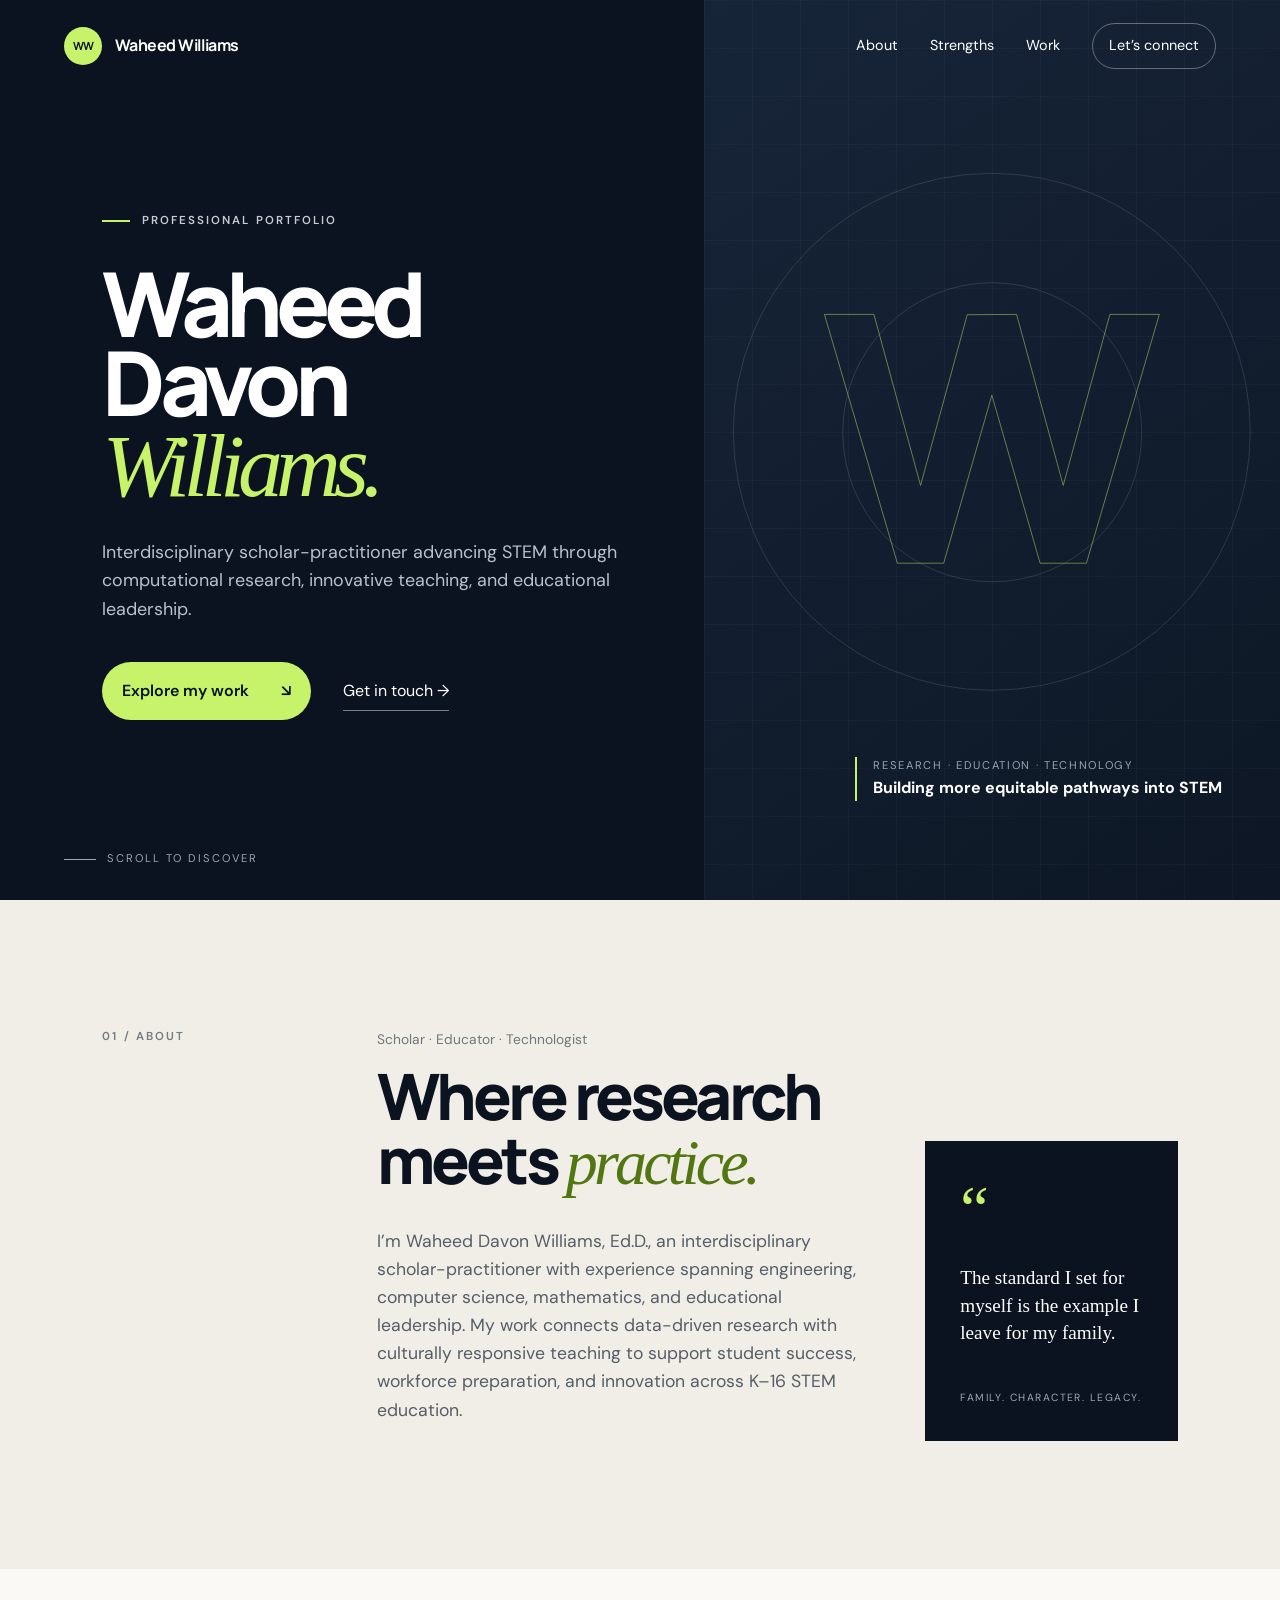
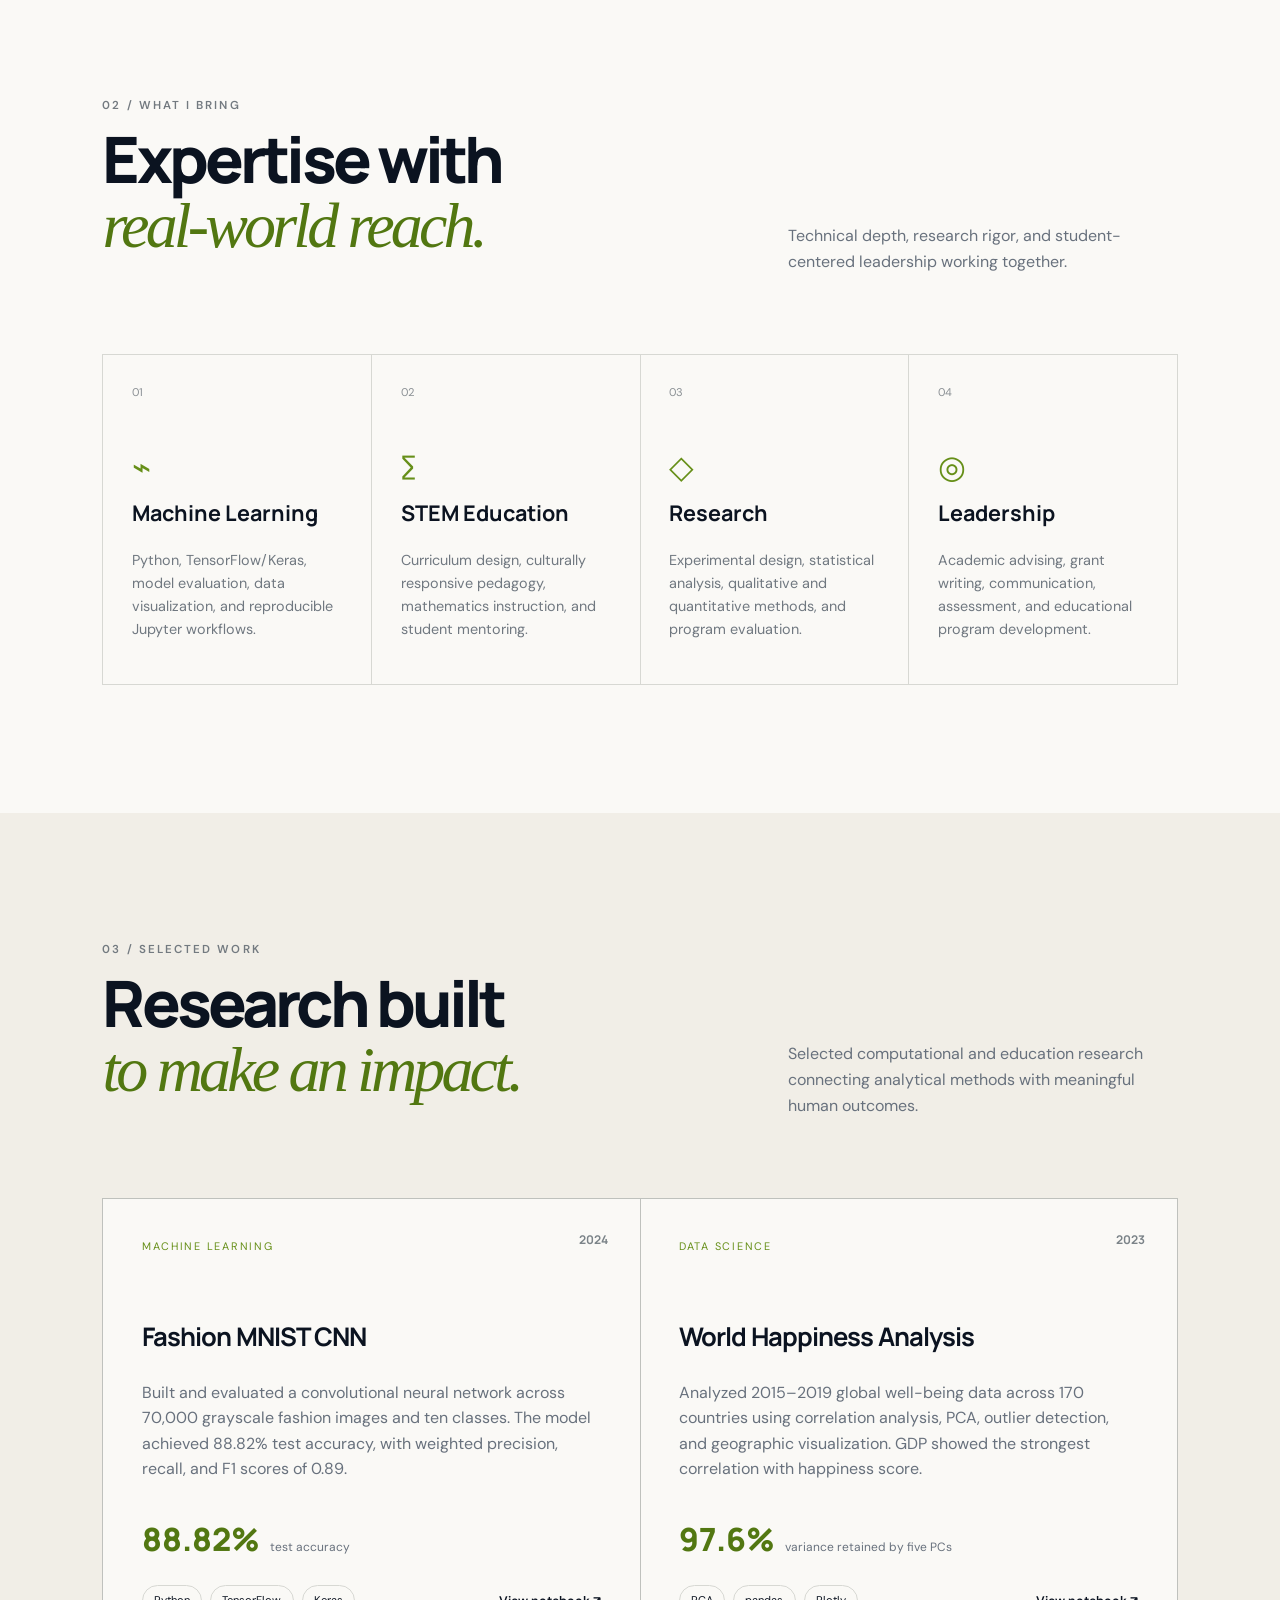
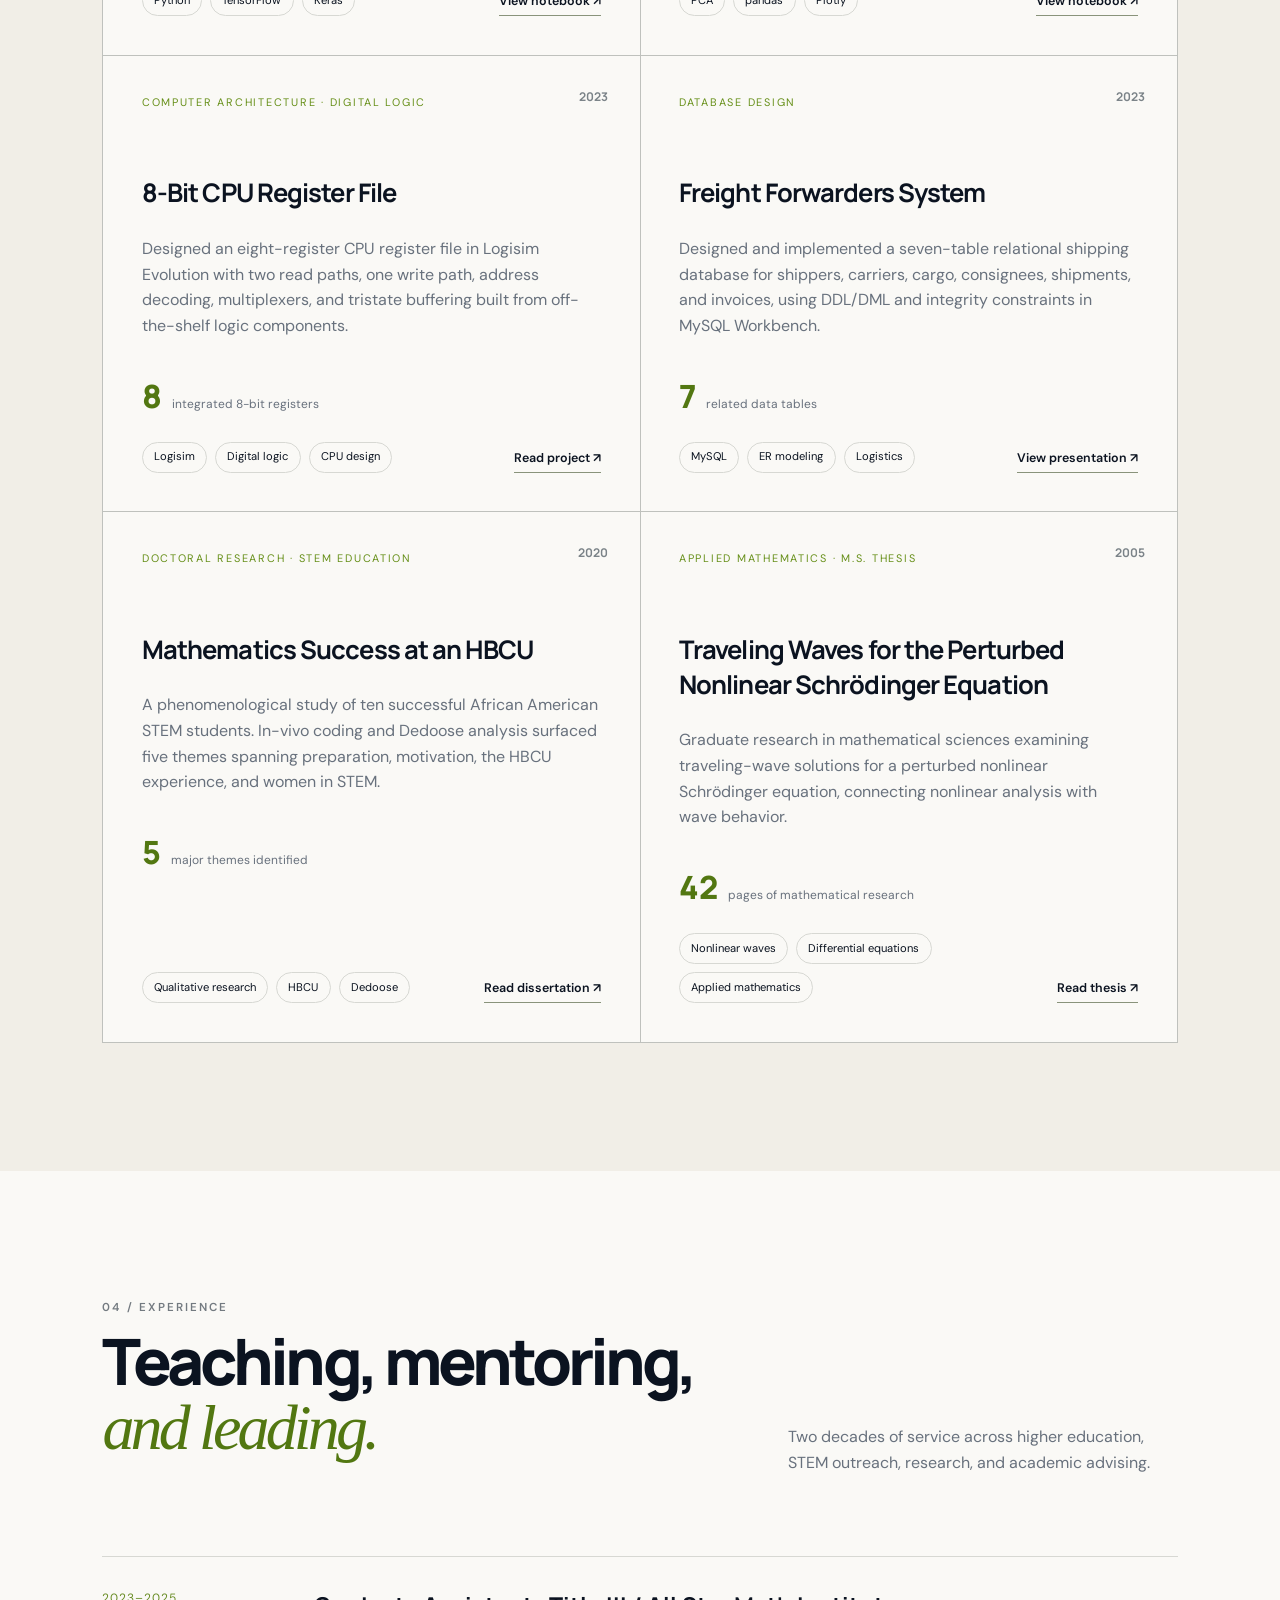
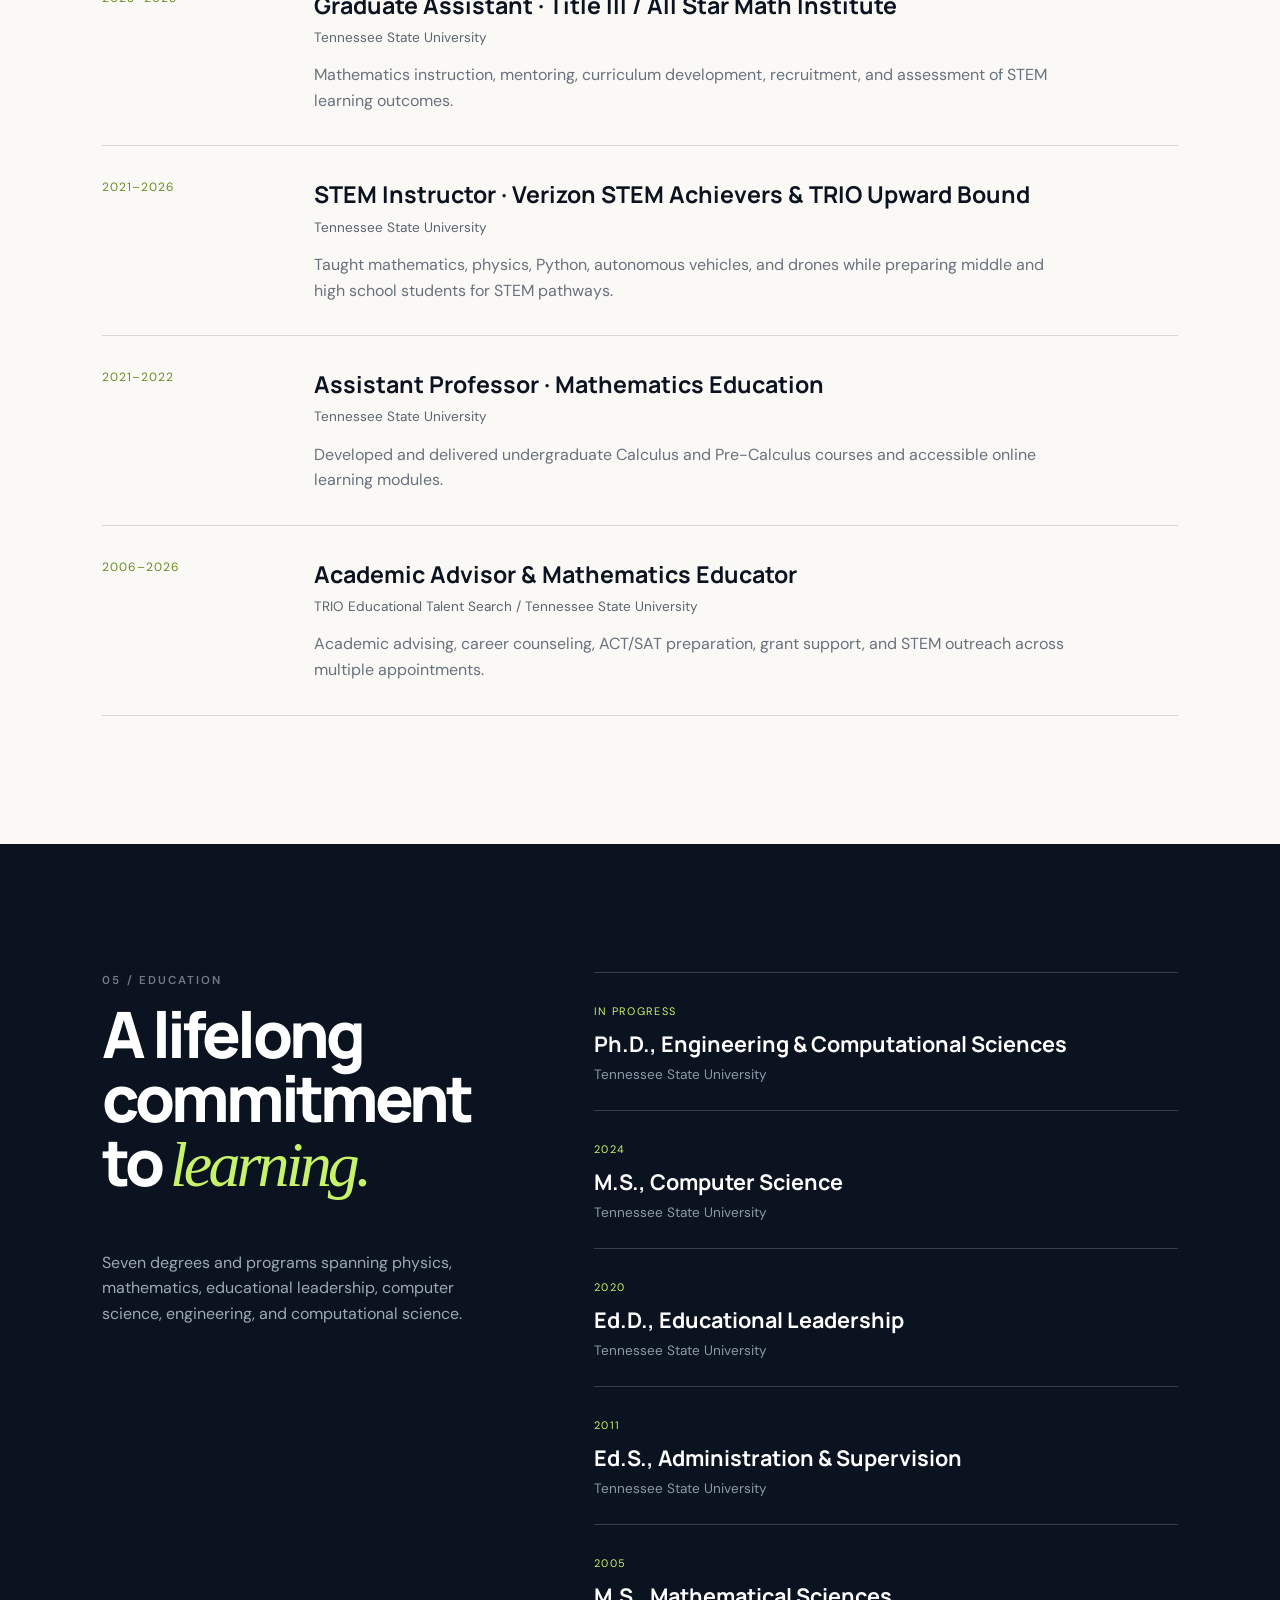
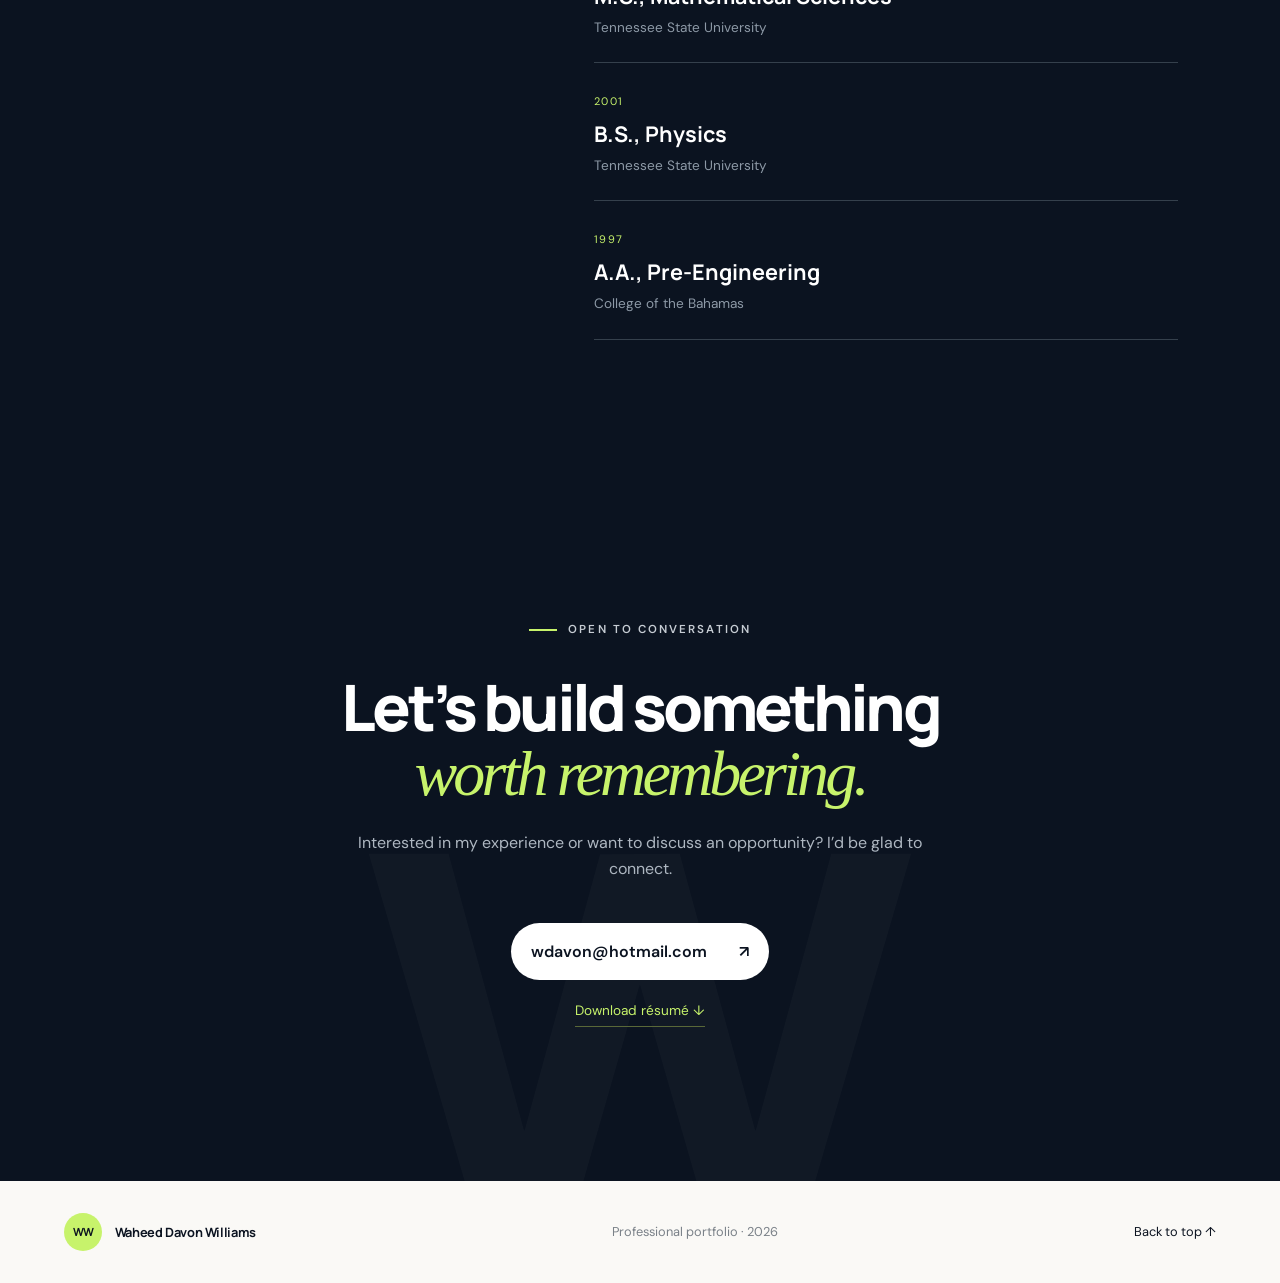
<file: index.html>
<!doctype html>
<html lang="en">
<head>
  <meta charset="utf-8">
  <meta name="viewport" content="width=device-width, initial-scale=1">
  <meta name="description" content="Waheed Davon Williams, Ed.D. — scholar-practitioner in computational science, mathematics, STEM education, and educational leadership.">
  <meta name="theme-color" content="#0b1320">
  <title>Waheed Davon Williams — Professional Portfolio</title>
  <link rel="preconnect" href="https://fonts.googleapis.com">
  <link rel="preconnect" href="https://fonts.gstatic.com" crossorigin>
  <link href="https://fonts.googleapis.com/css2?family=DM+Sans:wght@400;500;600&family=Manrope:wght@600;700;800&display=swap" rel="stylesheet">
  <link rel="stylesheet" href="styles.css">
</head>
<body>
  <a class="skip-link" href="#main">Skip to content</a>
  <header class="site-header" id="top">
    <a class="brand" href="#top" aria-label="Waheed Davon Williams, home">
      <span class="brand-mark">WW</span>
      <span>Waheed Williams</span>
    </a>
    <button class="menu-toggle" type="button" aria-expanded="false" aria-controls="site-nav">
      <span></span><span></span><span></span><span class="sr-only">Open menu</span>
    </button>
    <nav id="site-nav" aria-label="Main navigation">
      <a href="#about">About</a>
      <a href="#strengths">Strengths</a>
      <a href="#work">Work</a>
      <a class="nav-cta" href="#contact">Let’s connect</a>
    </nav>
  </header>

  <main id="main">
    <section class="hero" aria-labelledby="hero-title">
      <div class="hero-copy reveal">
        <p class="eyebrow"><span></span> Professional portfolio</p>
        <h1 id="hero-title">Waheed Davon<br><em>Williams.</em></h1>
        <p class="hero-lede">Interdisciplinary scholar-practitioner advancing STEM through computational research, innovative teaching, and educational leadership.</p>
        <div class="hero-actions">
          <a class="button button-primary" href="#work">Explore my work <span aria-hidden="true">↘</span></a>
          <a class="text-link" href="#contact">Get in touch <span aria-hidden="true">→</span></a>
        </div>
      </div>
      <div class="hero-art reveal" aria-hidden="true">
        <div class="orbit orbit-one"></div>
        <div class="orbit orbit-two"></div>
        <div class="monogram">W</div>
        <div class="hero-note"><span>Research · Education · Technology</span><strong>Building more equitable pathways into STEM</strong></div>
      </div>
      <a class="scroll-cue" href="#about" aria-label="Scroll to about section"><span></span> Scroll to discover</a>
    </section>

    <section class="statement" id="about">
      <p class="section-number">01 / About</p>
      <div class="statement-copy reveal">
        <p class="kicker">Scholar · Educator · Technologist</p>
        <h2>Where research meets <em>practice.</em></h2>
        <p>I’m Waheed Davon Williams, Ed.D., an interdisciplinary scholar-practitioner with experience spanning engineering, computer science, mathematics, and educational leadership. My work connects data-driven research with culturally responsive teaching to support student success, workforce preparation, and innovation across K–16 STEM education.</p>
      </div>
      <aside class="personal-card reveal">
        <span class="quote-mark">“</span>
        <p>The standard I set for myself is the example I leave for my family.</p>
        <span class="card-label">Family. Character. Legacy.</span>
      </aside>
    </section>

    <section class="strengths" id="strengths">
      <div class="section-heading reveal">
        <div><p class="section-number">02 / What I bring</p><h2>Expertise with<br><em>real-world reach.</em></h2></div>
        <p>Technical depth, research rigor, and student-centered leadership working together.</p>
      </div>
      <div class="strength-grid">
        <article class="strength-card reveal"><span>01</span><div class="icon">⌁</div><h3>Machine Learning</h3><p>Python, TensorFlow/Keras, model evaluation, data visualization, and reproducible Jupyter workflows.</p></article>
        <article class="strength-card reveal"><span>02</span><div class="icon">∑</div><h3>STEM Education</h3><p>Curriculum design, culturally responsive pedagogy, mathematics instruction, and student mentoring.</p></article>
        <article class="strength-card reveal"><span>03</span><div class="icon">◇</div><h3>Research</h3><p>Experimental design, statistical analysis, qualitative and quantitative methods, and program evaluation.</p></article>
        <article class="strength-card reveal"><span>04</span><div class="icon">◎</div><h3>Leadership</h3><p>Academic advising, grant writing, communication, assessment, and educational program development.</p></article>
      </div>
    </section>

    <section class="work" id="work">
      <div class="section-heading reveal">
        <div><p class="section-number">03 / Selected work</p><h2>Research built<br><em>to make an impact.</em></h2></div>
        <p>Selected computational and education research connecting analytical methods with meaningful human outcomes.</p>
      </div>
      <div class="project-grid">
        <article class="project-card reveal"><span class="project-year">2024</span><p class="project-type">Machine learning</p><h3>Fashion MNIST CNN</h3><p>Built and evaluated a convolutional neural network across 70,000 grayscale fashion images and ten classes. The model achieved 88.82% test accuracy, with weighted precision, recall, and F1 scores of 0.89.</p><div class="project-proof"><strong>88.82%</strong><span>test accuracy</span></div><div class="project-footer"><div class="tags"><span>Python</span><span>TensorFlow</span><span>Keras</span></div><a class="artifact-link" href="assets/fashion-mnist-cnn.html">View notebook ↗</a></div></article>
        <article class="project-card reveal"><span class="project-year">2023</span><p class="project-type">Data science</p><h3>World Happiness Analysis</h3><p>Analyzed 2015–2019 global well-being data across 170 countries using correlation analysis, PCA, outlier detection, and geographic visualization. GDP showed the strongest correlation with happiness score.</p><div class="project-proof"><strong>97.6%</strong><span>variance retained by five PCs</span></div><div class="project-footer"><div class="tags"><span>PCA</span><span>pandas</span><span>Plotly</span></div><a class="artifact-link" href="assets/world-happiness-analysis.html">View notebook ↗</a></div></article>
        <article class="project-card reveal"><span class="project-year">2023</span><p class="project-type">Computer architecture · Digital logic</p><h3>8-Bit CPU Register File</h3><p>Designed an eight-register CPU register file in Logisim Evolution with two read paths, one write path, address decoding, multiplexers, and tristate buffering built from off-the-shelf logic components.</p><div class="project-proof"><strong>8</strong><span>integrated 8-bit registers</span></div><div class="project-footer"><div class="tags"><span>Logisim</span><span>Digital logic</span><span>CPU design</span></div><a class="artifact-link" href="register-file.html">Read project ↗</a></div></article>
        <article class="project-card reveal"><span class="project-year">2023</span><p class="project-type">Database design</p><h3>Freight Forwarders System</h3><p>Designed and implemented a seven-table relational shipping database for shippers, carriers, cargo, consignees, shipments, and invoices, using DDL/DML and integrity constraints in MySQL Workbench.</p><div class="project-proof"><strong>7</strong><span>related data tables</span></div><div class="project-footer"><div class="tags"><span>MySQL</span><span>ER modeling</span><span>Logistics</span></div><a class="artifact-link" href="presentation.html">View presentation ↗</a></div></article>
        <article class="project-card reveal"><span class="project-year">2020</span><p class="project-type">Doctoral research · STEM education</p><h3>Mathematics Success at an HBCU</h3><p>A phenomenological study of ten successful African American STEM students. In-vivo coding and Dedoose analysis surfaced five themes spanning preparation, motivation, the HBCU experience, and women in STEM.</p><div class="project-proof"><strong>5</strong><span>major themes identified</span></div><div class="project-footer"><div class="tags"><span>Qualitative research</span><span>HBCU</span><span>Dedoose</span></div><a class="artifact-link" href="dissertation.html">Read dissertation ↗</a></div></article>
        <article class="project-card reveal"><span class="project-year">2005</span><p class="project-type">Applied mathematics · M.S. thesis</p><h3>Traveling Waves for the Perturbed Nonlinear Schrödinger Equation</h3><p>Graduate research in mathematical sciences examining traveling-wave solutions for a perturbed nonlinear Schrödinger equation, connecting nonlinear analysis with wave behavior.</p><div class="project-proof"><strong>42</strong><span>pages of mathematical research</span></div><div class="project-footer"><div class="tags"><span>Nonlinear waves</span><span>Differential equations</span><span>Applied mathematics</span></div><a class="artifact-link" href="traveling-waves.html">Read thesis ↗</a></div></article>
      </div>
    </section>

    <section class="experience" id="experience">
      <div class="section-heading reveal"><div><p class="section-number">04 / Experience</p><h2>Teaching, mentoring,<br><em>and leading.</em></h2></div><p>Two decades of service across higher education, STEM outreach, research, and academic advising.</p></div>
      <div class="timeline reveal">
        <article><p>2023–2025</p><div><h3>Graduate Assistant · Title III / All Star Math Institute</h3><span>Tennessee State University</span><p>Mathematics instruction, mentoring, curriculum development, recruitment, and assessment of STEM learning outcomes.</p></div></article>
        <article><p>2021–2026</p><div><h3>STEM Instructor · Verizon STEM Achievers & TRIO Upward Bound</h3><span>Tennessee State University</span><p>Taught mathematics, physics, Python, autonomous vehicles, and drones while preparing middle and high school students for STEM pathways.</p></div></article>
        <article><p>2021–2022</p><div><h3>Assistant Professor · Mathematics Education</h3><span>Tennessee State University</span><p>Developed and delivered undergraduate Calculus and Pre-Calculus courses and accessible online learning modules.</p></div></article>
        <article><p>2006–2026</p><div><h3>Academic Advisor & Mathematics Educator</h3><span>TRIO Educational Talent Search / Tennessee State University</span><p>Academic advising, career counseling, ACT/SAT preparation, grant support, and STEM outreach across multiple appointments.</p></div></article>
      </div>
    </section>

    <section class="education" id="education">
      <div class="education-intro reveal"><p class="section-number">05 / Education</p><h2>A lifelong commitment<br>to <em>learning.</em></h2><p>Seven degrees and programs spanning physics, mathematics, educational leadership, computer science, engineering, and computational science.</p></div>
      <div class="degree-list reveal">
        <article><span>In progress</span><h3>Ph.D., Engineering & Computational Sciences</h3><p>Tennessee State University</p></article>
        <article><span>2024</span><h3>M.S., Computer Science</h3><p>Tennessee State University</p></article>
        <article><span>2020</span><h3>Ed.D., Educational Leadership</h3><p>Tennessee State University</p></article>
        <article><span>2011</span><h3>Ed.S., Administration & Supervision</h3><p>Tennessee State University</p></article>
        <article><span>2005</span><h3>M.S., Mathematical Sciences</h3><p>Tennessee State University</p></article>
        <article><span>2001</span><h3>B.S., Physics</h3><p>Tennessee State University</p></article>
        <article><span>1997</span><h3>A.A., Pre-Engineering</h3><p>College of the Bahamas</p></article>
      </div>
    </section>

    <section class="contact" id="contact">
      <div class="contact-inner reveal">
        <p class="eyebrow"><span></span> Open to conversation</p>
        <h2>Let’s build something<br><em>worth remembering.</em></h2>
        <p>Interested in my experience or want to discuss an opportunity? I’d be glad to connect.</p>
        <div class="contact-actions"><a class="button button-light" href="mailto:wdavon@hotmail.com">wdavon@hotmail.com <span aria-hidden="true">↗</span></a><a class="resume-link" href="assets/waheed-davon-williams-resume.pdf">Download résumé ↓</a></div>
      </div>
    </section>
  </main>

  <footer>
    <a class="brand footer-brand" href="#top"><span class="brand-mark">WW</span><span>Waheed Davon Williams</span></a>
    <p>Professional portfolio · <span id="year"></span></p>
    <a href="#top">Back to top ↑</a>
  </footer>
  <script src="script.js"></script>
</body>
</html>
</file>
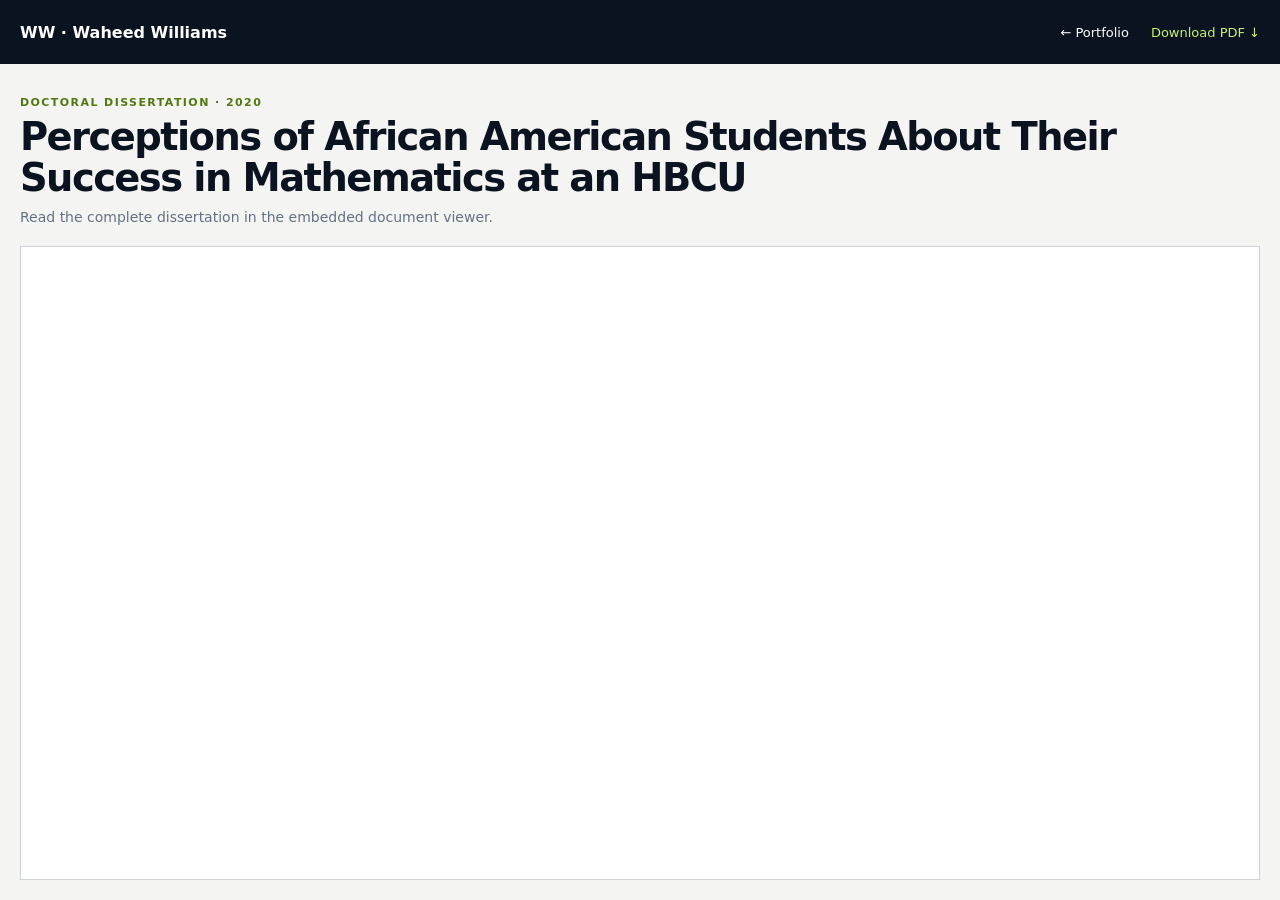
<file: dissertation.html>
<!doctype html><html lang="en"><head><meta charset="utf-8"><meta name="viewport" content="width=device-width,initial-scale=1"><title>Mathematics Success at an HBCU — Waheed Williams</title><link rel="stylesheet" href="viewer.css"></head><body><header><a href="index.html#work">WW · Waheed Williams</a><nav><a href="index.html#work">← Portfolio</a><a href="assets/perceptions-african-american-math-success.pdf">Download PDF ↓</a></nav></header><main><div class="viewer-intro"><p>Doctoral Dissertation · 2020</p><h1>Perceptions of African American Students About Their Success in Mathematics at an HBCU</h1><span>Read the complete dissertation in the embedded document viewer.</span></div><iframe title="Doctoral dissertation PDF" src="assets/perceptions-african-american-math-success.pdf#view=FitH" allowfullscreen></iframe></main></body></html>
</file>
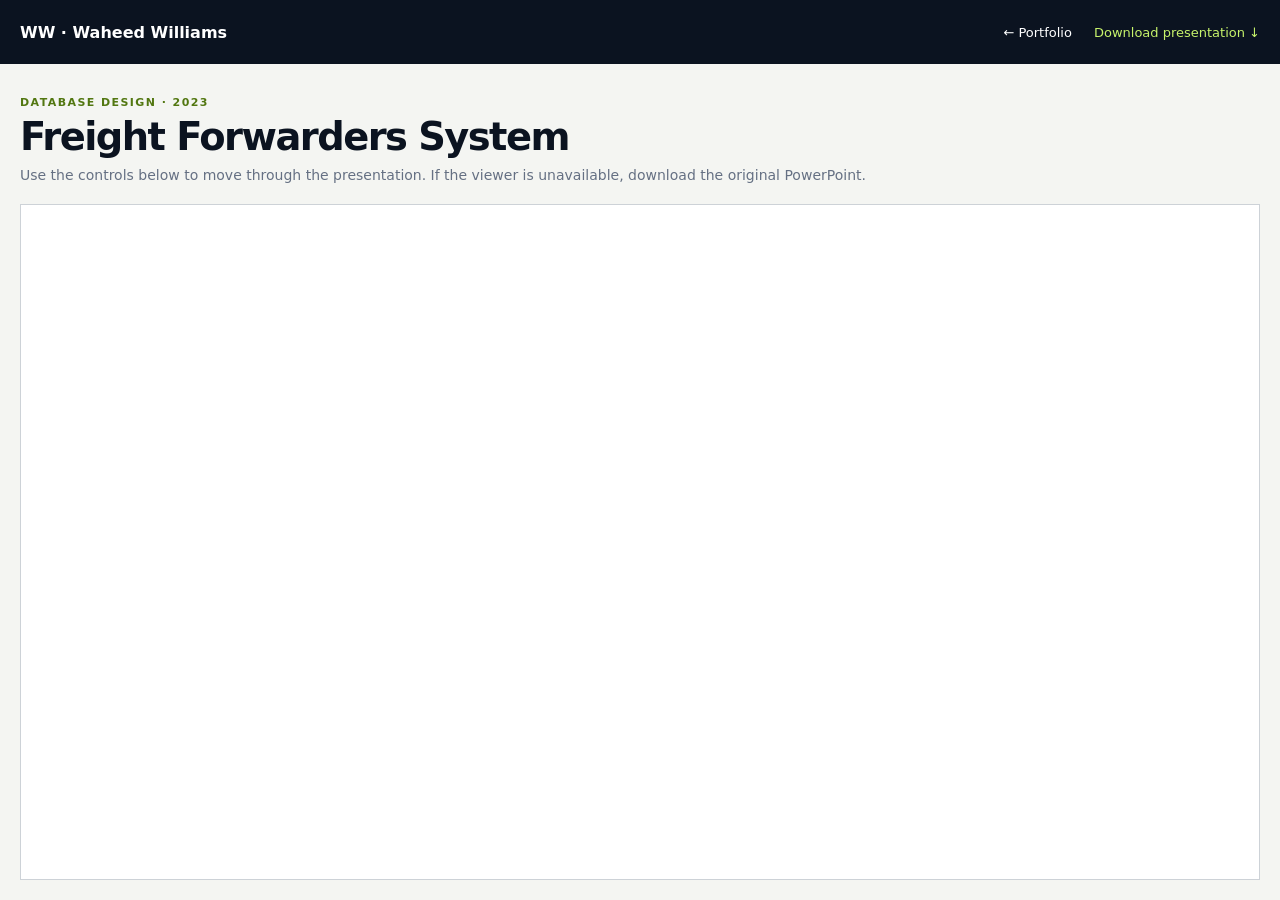
<file: presentation.html>
<!doctype html><html lang="en"><head><meta charset="utf-8"><meta name="viewport" content="width=device-width,initial-scale=1"><title>Freight Forwarders System — Waheed Williams</title><link rel="stylesheet" href="viewer.css"></head><body><header><a href="index.html#work">WW · Waheed Williams</a><nav><a href="index.html#work">← Portfolio</a><a href="assets/freight-forwarders-system.pptx">Download presentation ↓</a></nav></header><main><div class="viewer-intro"><p>Database Design · 2023</p><h1>Freight Forwarders System</h1><span>Use the controls below to move through the presentation. If the viewer is unavailable, download the original PowerPoint.</span></div><iframe title="Freight Forwarders System presentation" src="https://view.officeapps.live.com/op/embed.aspx?src=https%3A%2F%2Fdavonwaheedwilliams.github.io%2Fassets%2Ffreight-forwarders-system.pptx" allowfullscreen></iframe></main></body></html>
</file>
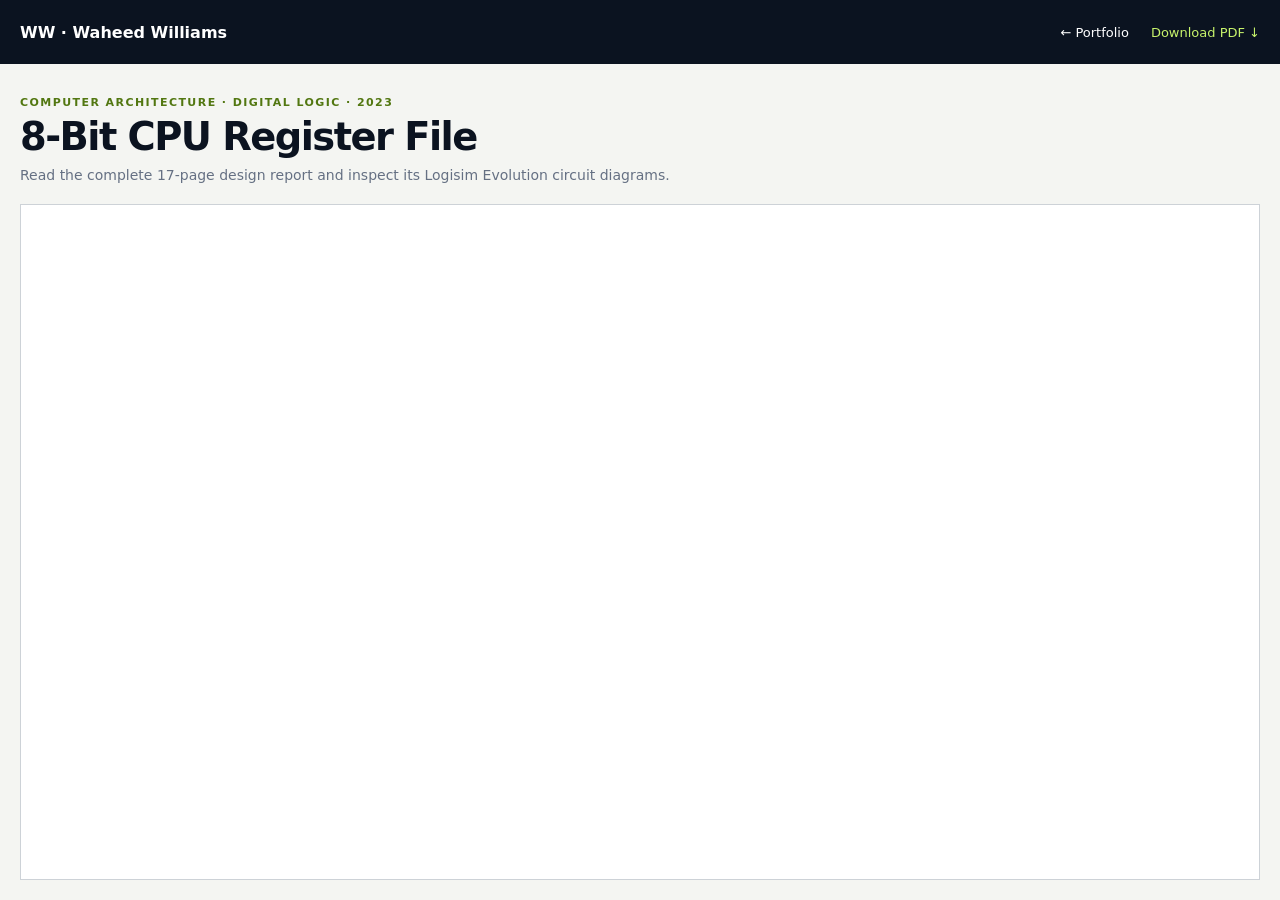
<file: register-file.html>
<!doctype html>
<html lang="en">
<head>
  <meta charset="utf-8">
  <meta name="viewport" content="width=device-width,initial-scale=1">
  <title>8-Bit CPU Register File - Waheed Williams</title>
  <meta name="description" content="Waheed Davon Williams's Advanced Computer Architecture project: an 8-bit CPU register-file implementation in Logisim Evolution.">
  <link rel="stylesheet" href="viewer.css">
</head>
<body>
  <header>
    <a href="index.html#work">WW · Waheed Williams</a>
    <nav>
      <a href="index.html#work">← Portfolio</a>
      <a href="assets/8-bit-cpu-register-file.pdf" download>Download PDF ↓</a>
    </nav>
  </header>
  <main>
    <div class="viewer-intro">
      <p>Computer Architecture · Digital Logic · 2023</p>
      <h1>8-Bit CPU Register File</h1>
      <span>Read the complete 17-page design report and inspect its Logisim Evolution circuit diagrams.</span>
    </div>
    <iframe title="8-bit CPU register file project PDF" src="assets/8-bit-cpu-register-file.pdf#view=FitH" allowfullscreen></iframe>
  </main>
</body>
</html>
</file>
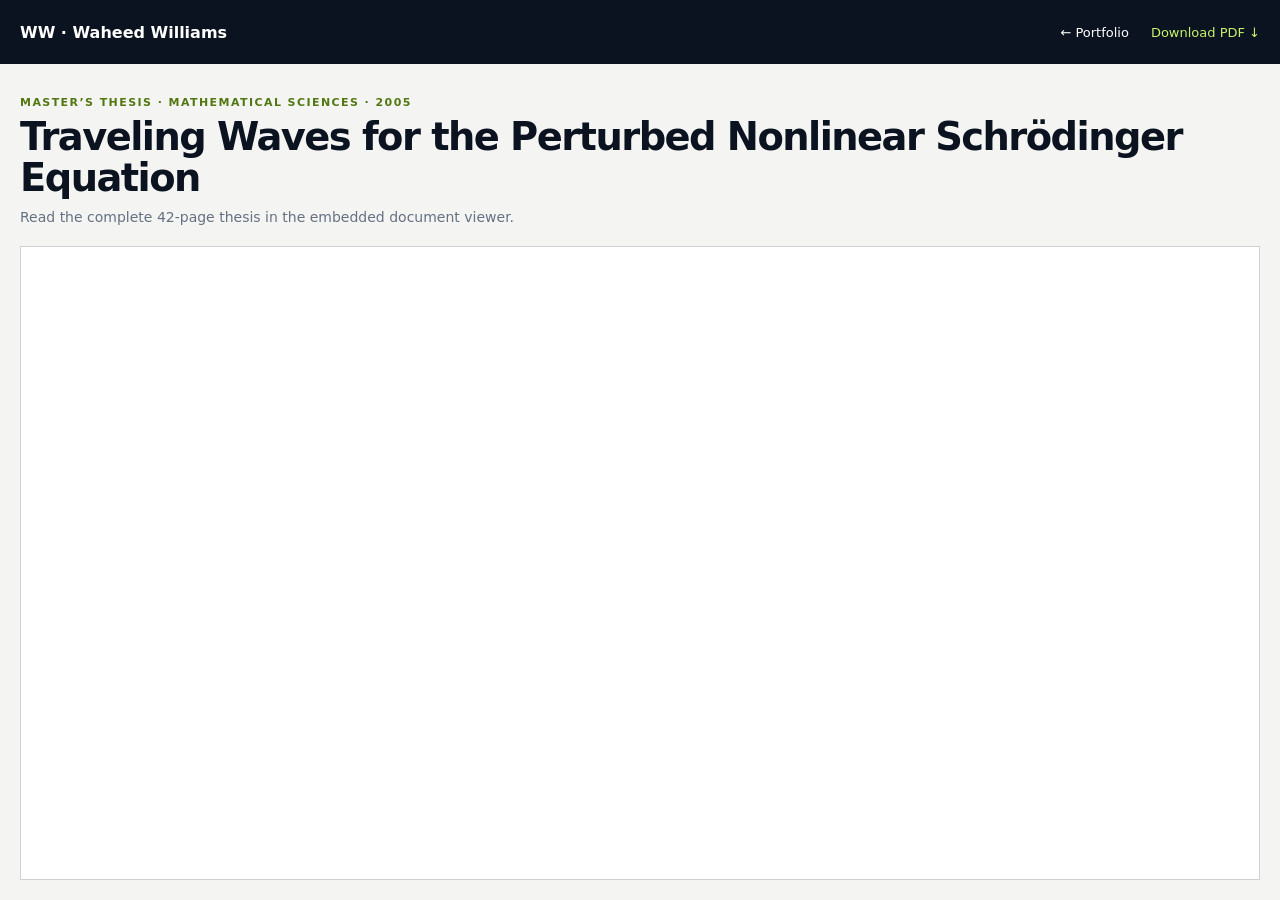
<file: traveling-waves.html>
<!doctype html><html lang="en"><head><meta charset="utf-8"><meta name="viewport" content="width=device-width,initial-scale=1"><title>Traveling Waves — Waheed Williams</title><link rel="stylesheet" href="viewer.css"></head><body><header><a href="index.html#work">WW · Waheed Williams</a><nav><a href="index.html#work">← Portfolio</a><a href="assets/traveling-waves-nonlinear-schrodinger.pdf">Download PDF ↓</a></nav></header><main><div class="viewer-intro"><p>Master’s Thesis · Mathematical Sciences · 2005</p><h1>Traveling Waves for the Perturbed Nonlinear Schrödinger Equation</h1><span>Read the complete 42-page thesis in the embedded document viewer.</span></div><iframe title="Traveling waves thesis PDF" src="assets/traveling-waves-nonlinear-schrodinger.pdf#view=FitH" allowfullscreen></iframe></main></body></html>
</file>
<file: styles.css>
:root{--ink:#0b1320;--cream:#f1eee7;--paper:#faf9f6;--lime:#c7f36b;--muted:#68717d;--line:#d7d8d3;--serif:Georgia,'Times New Roman',serif;--sans:'DM Sans',Arial,sans-serif;--display:'Manrope',Arial,sans-serif}
*{box-sizing:border-box}html{scroll-behavior:smooth}body{margin:0;background:var(--paper);color:var(--ink);font-family:var(--sans);font-size:16px;line-height:1.6}a{color:inherit;text-decoration:none}button{font:inherit}.skip-link{position:fixed;left:1rem;top:-4rem;background:var(--lime);padding:.7rem 1rem;z-index:100}.skip-link:focus{top:1rem}.sr-only{position:absolute;width:1px;height:1px;padding:0;margin:-1px;overflow:hidden;clip:rect(0,0,0,0);white-space:nowrap;border:0}
.site-header{height:92px;display:flex;align-items:center;justify-content:space-between;padding:0 clamp(1.25rem,5vw,5.5rem);position:absolute;width:100%;z-index:10;color:white}.brand{display:flex;align-items:center;gap:.8rem;font-family:var(--display);font-weight:700;letter-spacing:-.03em}.brand-mark{width:38px;height:38px;border-radius:50%;display:grid;place-items:center;background:var(--lime);color:var(--ink);font-size:.7rem;letter-spacing:-.08em}.site-header nav{display:flex;align-items:center;gap:2rem;font-size:.9rem}.site-header nav a:not(.nav-cta):hover{color:var(--lime)}.nav-cta{border:1px solid rgba(255,255,255,.35);padding:.65rem 1rem;border-radius:2rem}.nav-cta:hover{background:white;color:var(--ink)}.menu-toggle{display:none;background:none;border:0;padding:.5rem}.menu-toggle span:not(.sr-only){display:block;width:24px;height:2px;background:#fff;margin:5px}
.hero{min-height:760px;height:100vh;display:grid;grid-template-columns:55% 45%;background:var(--ink);color:white;position:relative;overflow:hidden}.hero-copy{align-self:center;padding:7rem 2rem 5rem clamp(1.25rem,8vw,9rem);position:relative;z-index:2}.eyebrow,.section-number{text-transform:uppercase;letter-spacing:.18em;font-size:.72rem;font-weight:600}.eyebrow{display:flex;align-items:center;gap:.7rem;color:#c6ccd3}.eyebrow span{width:28px;height:2px;background:var(--lime)}h1,h2,h3,p{margin-top:0}h1{font:800 clamp(3.7rem,7vw,7.8rem)/.89 var(--display);letter-spacing:-.075em;margin:2rem 0}h1 em,h2 em{font-family:var(--serif);font-weight:400;color:var(--lime)}.hero-lede{max-width:620px;color:#b9c1ca;font-size:clamp(1.05rem,1.4vw,1.3rem)}.hero-actions{display:flex;align-items:center;gap:2rem;margin-top:2.4rem}.button{display:inline-flex;align-items:center;justify-content:space-between;gap:2rem;border-radius:3rem;padding:1rem 1.25rem;font-weight:600}.button-primary{background:var(--lime);color:var(--ink)}.button:hover span{transform:translate(3px,-3px)}.button span{transition:.2s}.text-link{border-bottom:1px solid #74808e;padding:.4rem 0}.hero-art{position:relative;background:linear-gradient(145deg,#172539,#0d1725);overflow:hidden}.hero-art:after{content:"";position:absolute;inset:0;background-image:linear-gradient(rgba(255,255,255,.025) 1px,transparent 1px),linear-gradient(90deg,rgba(255,255,255,.025) 1px,transparent 1px);background-size:48px 48px}.monogram{position:absolute;z-index:2;left:50%;top:48%;transform:translate(-50%,-50%);font:800 clamp(12rem,27vw,30rem)/1 var(--display);color:transparent;-webkit-text-stroke:1px rgba(199,243,107,.55);opacity:.85}.orbit{position:absolute;border:1px solid rgba(255,255,255,.12);border-radius:50%;left:50%;top:48%;transform:translate(-50%,-50%)}.orbit-one{width:52%;aspect-ratio:1}.orbit-two{width:90%;aspect-ratio:1}.hero-note{position:absolute;z-index:3;right:10%;bottom:11%;border-left:2px solid var(--lime);padding-left:1rem;display:flex;flex-direction:column}.hero-note span{font-size:.7rem;text-transform:uppercase;letter-spacing:.15em;color:#99a4b1}.scroll-cue{position:absolute;z-index:4;bottom:2rem;left:clamp(1.25rem,5vw,5.5rem);font-size:.7rem;text-transform:uppercase;letter-spacing:.17em;color:#9aa4af;display:flex;align-items:center;gap:.7rem}.scroll-cue span{display:block;width:32px;height:1px;background:#9aa4af}
.statement,.strengths,.work{padding:clamp(5rem,10vw,9rem) clamp(1.25rem,8vw,9rem)}.statement{display:grid;grid-template-columns:1fr 2.3fr 1.2fr;gap:clamp(2rem,5vw,6rem);background:var(--cream)}.section-number{color:#737a80}.kicker{color:#70777c;font-size:.86rem}.statement h2,.section-heading h2,.contact h2{font:800 clamp(2.7rem,5vw,5rem)/1 var(--display);letter-spacing:-.06em;margin:.5rem 0 2rem}.statement h2 em,.section-heading h2 em{color:#527711}.statement-copy>p:last-child{font-size:1.1rem;color:#555e68;max-width:700px}.personal-card{align-self:end;background:var(--ink);color:white;padding:2.2rem;min-height:300px;display:flex;flex-direction:column;justify-content:space-between}.quote-mark{font:4rem/1 var(--serif);color:var(--lime)}.personal-card p{font:1.2rem/1.45 var(--serif)}.card-label{font-size:.65rem;color:#9da7b2;text-transform:uppercase;letter-spacing:.14em}
.strengths{background:var(--paper)}.section-heading{display:flex;justify-content:space-between;gap:3rem;align-items:end;margin-bottom:4rem}.section-heading>p{max-width:390px;color:var(--muted)}.strength-grid{display:grid;grid-template-columns:repeat(4,1fr);border-top:1px solid var(--line);border-left:1px solid var(--line)}.strength-card{padding:1.8rem;min-height:330px;border-right:1px solid var(--line);border-bottom:1px solid var(--line);display:flex;flex-direction:column;transition:.25s}.strength-card:hover{background:var(--ink);color:white;transform:translateY(-6px)}.strength-card>span{font-size:.7rem;color:#8a9094}.strength-card .icon{font-size:2rem;color:#668f18;margin:2.5rem 0 auto}.strength-card h3{font:700 1.35rem var(--display)}.strength-card p{font-size:.9rem;color:#707880}.strength-card:hover p{color:#abb5bf}
.work{background:var(--cream)}.work-placeholder{display:grid;grid-template-columns:160px 1fr auto;gap:2rem;align-items:center;background:var(--ink);color:white;padding:2rem}.placeholder-mark{height:150px;display:grid;place-items:center;background:var(--lime);color:var(--ink);font:800 2rem var(--display)}.work-placeholder span{color:var(--lime);font-size:.7rem;text-transform:uppercase;letter-spacing:.15em}.work-placeholder h3{font:700 clamp(1.5rem,2.5vw,2.5rem) var(--display);margin:.6rem 0}.work-placeholder p{color:#9ca7b3;margin:0}.work-placeholder>a{font-size:2rem;padding:1rem}
.contact{background:var(--ink);color:white;text-align:center;padding:clamp(6rem,12vw,11rem) 1.5rem;position:relative;overflow:hidden}.contact:before{content:"W";position:absolute;inset:auto 0 -20%;font:800 35rem/1 var(--display);color:rgba(255,255,255,.025)}.contact-inner{position:relative;z-index:1;display:flex;flex-direction:column;align-items:center}.contact h2{margin:1.5rem 0}.contact p:not(.eyebrow){color:#aeb7c1;max-width:600px}.button-light{background:white;color:var(--ink);margin-top:1.6rem}.contact small{margin-top:1rem;color:#77828f}footer{padding:2rem clamp(1.25rem,5vw,5.5rem);display:flex;justify-content:space-between;align-items:center;font-size:.8rem}footer p{margin:0;color:#7a8188}
.reveal{opacity:0;transform:translateY(25px);transition:opacity .7s ease,transform .7s ease}.reveal.visible{opacity:1;transform:none}
@media(max-width:900px){.site-header nav{display:none;position:absolute;top:75px;right:1.25rem;left:1.25rem;background:var(--paper);color:var(--ink);padding:1.5rem;flex-direction:column;align-items:flex-start}.site-header nav.open{display:flex}.menu-toggle{display:block}.hero{height:auto;min-height:900px;grid-template-columns:1fr}.hero-copy{padding-top:10rem}.hero-art{min-height:350px}.scroll-cue{display:none}.statement{grid-template-columns:1fr}.personal-card{max-width:420px}.strength-grid{grid-template-columns:repeat(2,1fr)}.section-heading{align-items:start}.work-placeholder{grid-template-columns:100px 1fr}.placeholder-mark{height:100px}.work-placeholder>a{display:none}}
@media(max-width:580px){.site-header{height:74px}.brand>span:last-child{font-size:.9rem}.hero-copy{padding:8rem 1.25rem 4rem}.hero-actions{align-items:flex-start;flex-direction:column;gap:1rem}h1{font-size:3.5rem}.statement,.strengths,.work{padding:4.5rem 1.25rem}.section-heading{display:block}.strength-grid{grid-template-columns:1fr}.strength-card{min-height:260px}.work-placeholder{grid-template-columns:1fr}.placeholder-mark{width:80px;height:80px}.contact{padding:6rem 1.25rem}footer{flex-direction:column;gap:1.2rem}.footer-brand{order:-1}}
@media(prefers-reduced-motion:reduce){html{scroll-behavior:auto}.reveal{opacity:1;transform:none;transition:none}}

/* Resume-driven portfolio sections */
.experience,.education{padding:clamp(5rem,10vw,9rem) clamp(1.25rem,8vw,9rem)}
.project-grid{display:grid;grid-template-columns:repeat(2,1fr);gap:1px;background:#bfc1bd;border:1px solid #bfc1bd}.project-card{background:var(--paper);padding:clamp(1.5rem,3vw,3rem);min-height:380px;position:relative;display:flex;flex-direction:column}.project-year{position:absolute;right:2rem;top:2rem;font:700 .75rem var(--display);color:#7b8388}.project-type{text-transform:uppercase;letter-spacing:.16em;font-size:.68rem;color:#668f18;margin-bottom:4rem}.project-card h3{font:700 clamp(1.5rem,2vw,2rem) var(--display);letter-spacing:-.035em}.project-card>p:not(.project-type){color:var(--muted);max-width:520px}.tags{display:flex;gap:.5rem;flex-wrap:wrap;margin-top:auto}.tags span{font-size:.7rem;border:1px solid var(--line);border-radius:2rem;padding:.35rem .7rem}
.project-proof{display:flex;align-items:baseline;gap:.65rem;margin:1.2rem 0 1.5rem}.project-proof strong{font:800 2rem var(--display);color:#527711}.project-proof span{font-size:.75rem;color:var(--muted)}.project-footer{display:flex;align-items:end;justify-content:space-between;gap:1rem;margin-top:auto}.project-footer .tags{margin-top:0}.artifact-link{flex:none;font-size:.78rem;font-weight:600;border-bottom:1px solid #89937b;padding-bottom:.2rem}.artifact-link:hover{color:#527711}.contact-actions{display:flex;flex-direction:column;align-items:center;gap:1rem}.resume-link{color:var(--lime);border-bottom:1px solid #596838;padding:.25rem 0;font-size:.85rem}
.experience{background:var(--paper)}.timeline{border-top:1px solid var(--line)}.timeline article{display:grid;grid-template-columns:180px 1fr;gap:2rem;padding:2rem 0;border-bottom:1px solid var(--line)}.timeline article>p{font-size:.75rem;color:#688c24;letter-spacing:.08em}.timeline h3{font:700 clamp(1.15rem,2vw,1.45rem) var(--display);margin:0 0 .2rem}.timeline span{font-size:.85rem;color:#5b6570}.timeline div>p{color:var(--muted);margin:.8rem 0 0;max-width:760px}
.education{background:var(--ink);color:white;display:grid;grid-template-columns:1fr 1.5fr;gap:clamp(3rem,8vw,9rem)}.education-intro{position:sticky;top:3rem;align-self:start}.education-intro h2{font:800 clamp(2.7rem,5vw,5rem)/1 var(--display);letter-spacing:-.06em}.education-intro h2 em{font-family:var(--serif);font-weight:400;color:var(--lime)}.education-intro>p:last-child{color:#9da8b4;max-width:450px}.degree-list article{border-top:1px solid #35404c;padding:1.5rem 0}.degree-list article:last-child{border-bottom:1px solid #35404c}.degree-list span{color:var(--lime);font-size:.68rem;text-transform:uppercase;letter-spacing:.12em}.degree-list h3{font:700 clamp(1rem,1.8vw,1.35rem) var(--display);margin:.4rem 0}.degree-list p{color:#8d99a6;margin:0;font-size:.85rem}
@media(max-width:900px){.project-grid{grid-template-columns:1fr}.education{grid-template-columns:1fr}.education-intro{position:static}}
@media(max-width:580px){.experience,.education{padding:4.5rem 1.25rem}.project-card{min-height:410px}.project-footer{align-items:flex-start;flex-direction:column}.timeline article{grid-template-columns:1fr;gap:.3rem}}
</file>
<file: viewer.css>
:root{--ink:#0b1320;--lime:#c7f36b;--paper:#f4f5f2;--muted:#aeb8c5}*{box-sizing:border-box}html,body{margin:0;height:100%;font-family:system-ui,-apple-system,Segoe UI,sans-serif;background:var(--paper);color:var(--ink)}body{display:flex;flex-direction:column}a{color:inherit;text-decoration:none}header{height:64px;flex:none;display:flex;align-items:center;justify-content:space-between;padding:0 max(20px,calc((100vw - 1400px)/2));background:var(--ink);color:white;font-weight:700}nav{display:flex;gap:22px;font-size:13px;font-weight:500}nav a:last-child{color:var(--lime)}main{height:calc(100% - 64px);display:grid;grid-template-rows:auto 1fr;max-width:1400px;width:100%;margin:auto;padding:20px}.viewer-intro{padding:12px 0 20px}.viewer-intro p{margin:0 0 7px;color:#527711;text-transform:uppercase;letter-spacing:.13em;font-size:11px;font-weight:700}.viewer-intro h1{font-size:clamp(24px,3vw,42px);line-height:1.08;margin:0 0 8px;letter-spacing:-.04em}.viewer-intro span{color:#657083;font-size:14px}iframe{display:block;width:100%;height:100%;min-height:600px;border:1px solid #cdd2d7;background:white}@media(max-width:600px){header{height:auto;min-height:64px;align-items:flex-start;flex-direction:column;padding:14px 18px;gap:8px}nav{width:100%;justify-content:space-between}.viewer-intro h1{font-size:26px}main{height:auto;min-height:calc(100% - 86px);padding:14px}iframe{min-height:70vh}}
</file>
